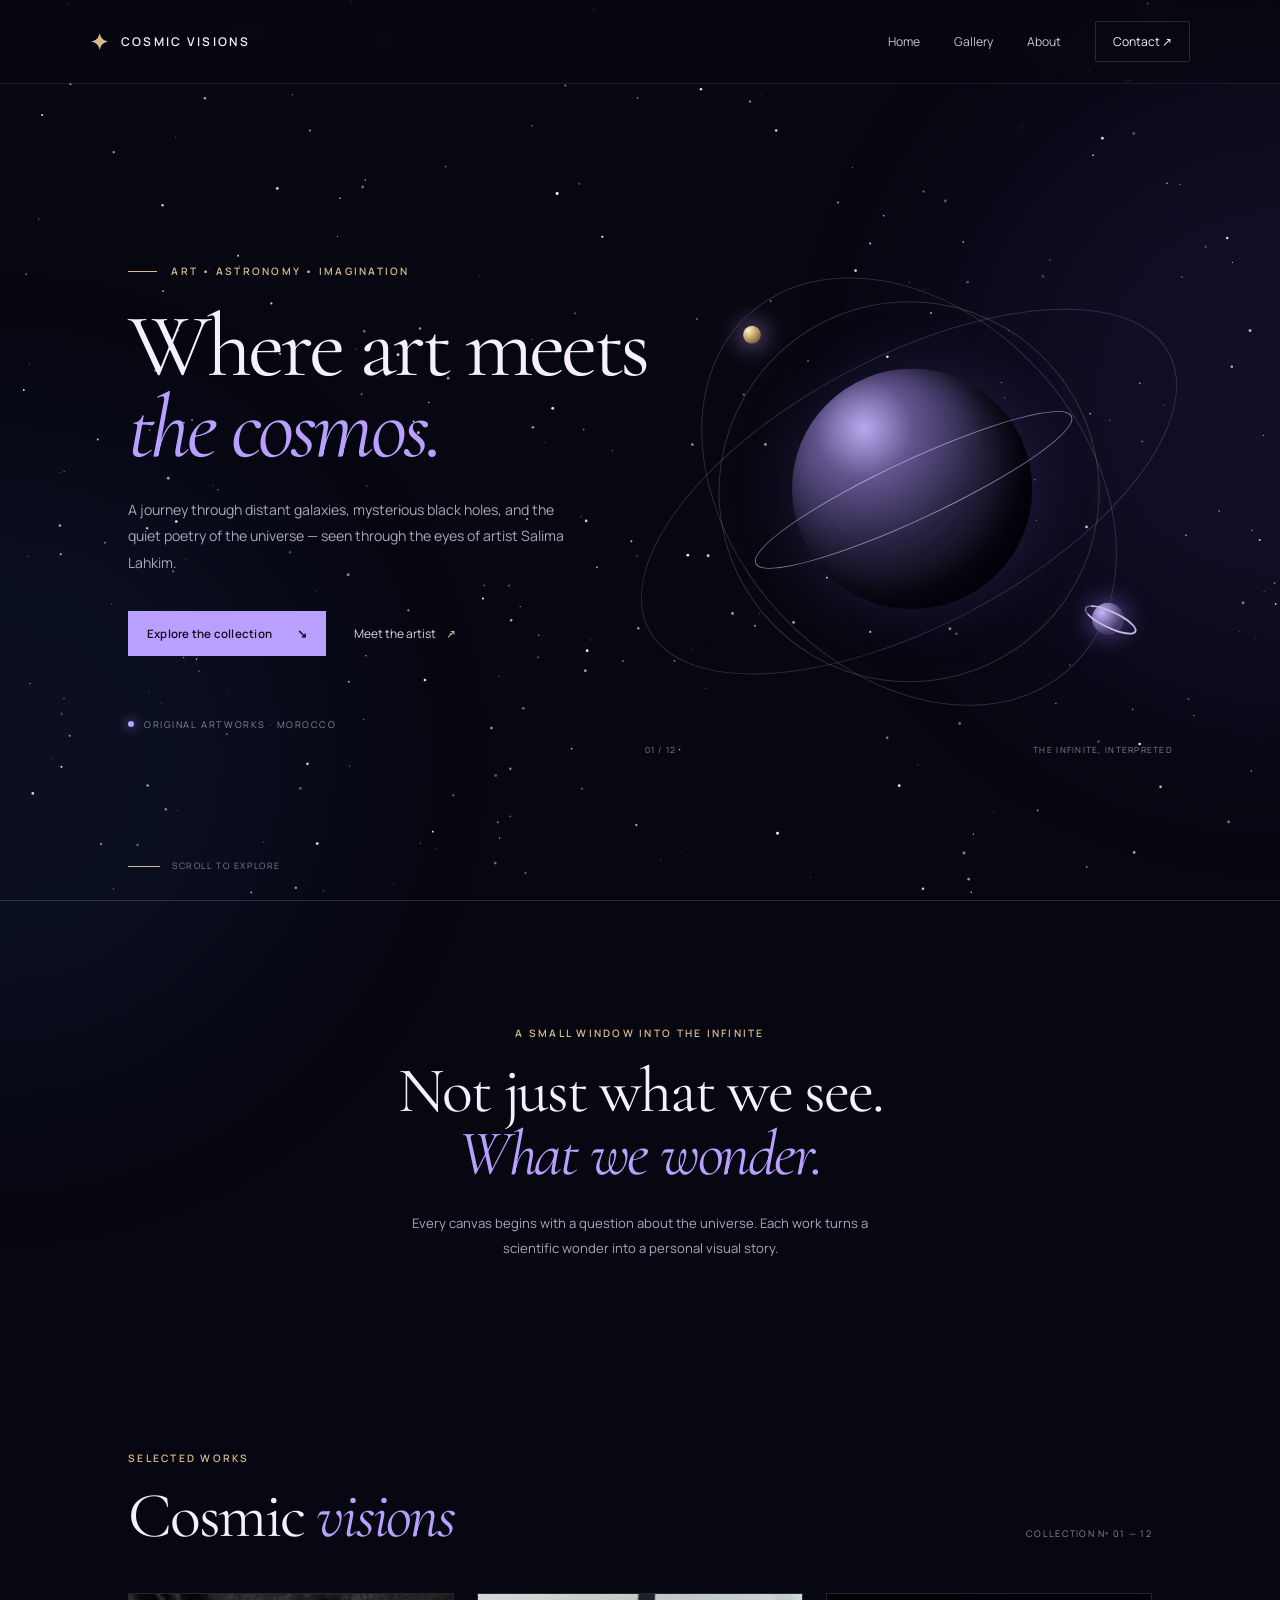
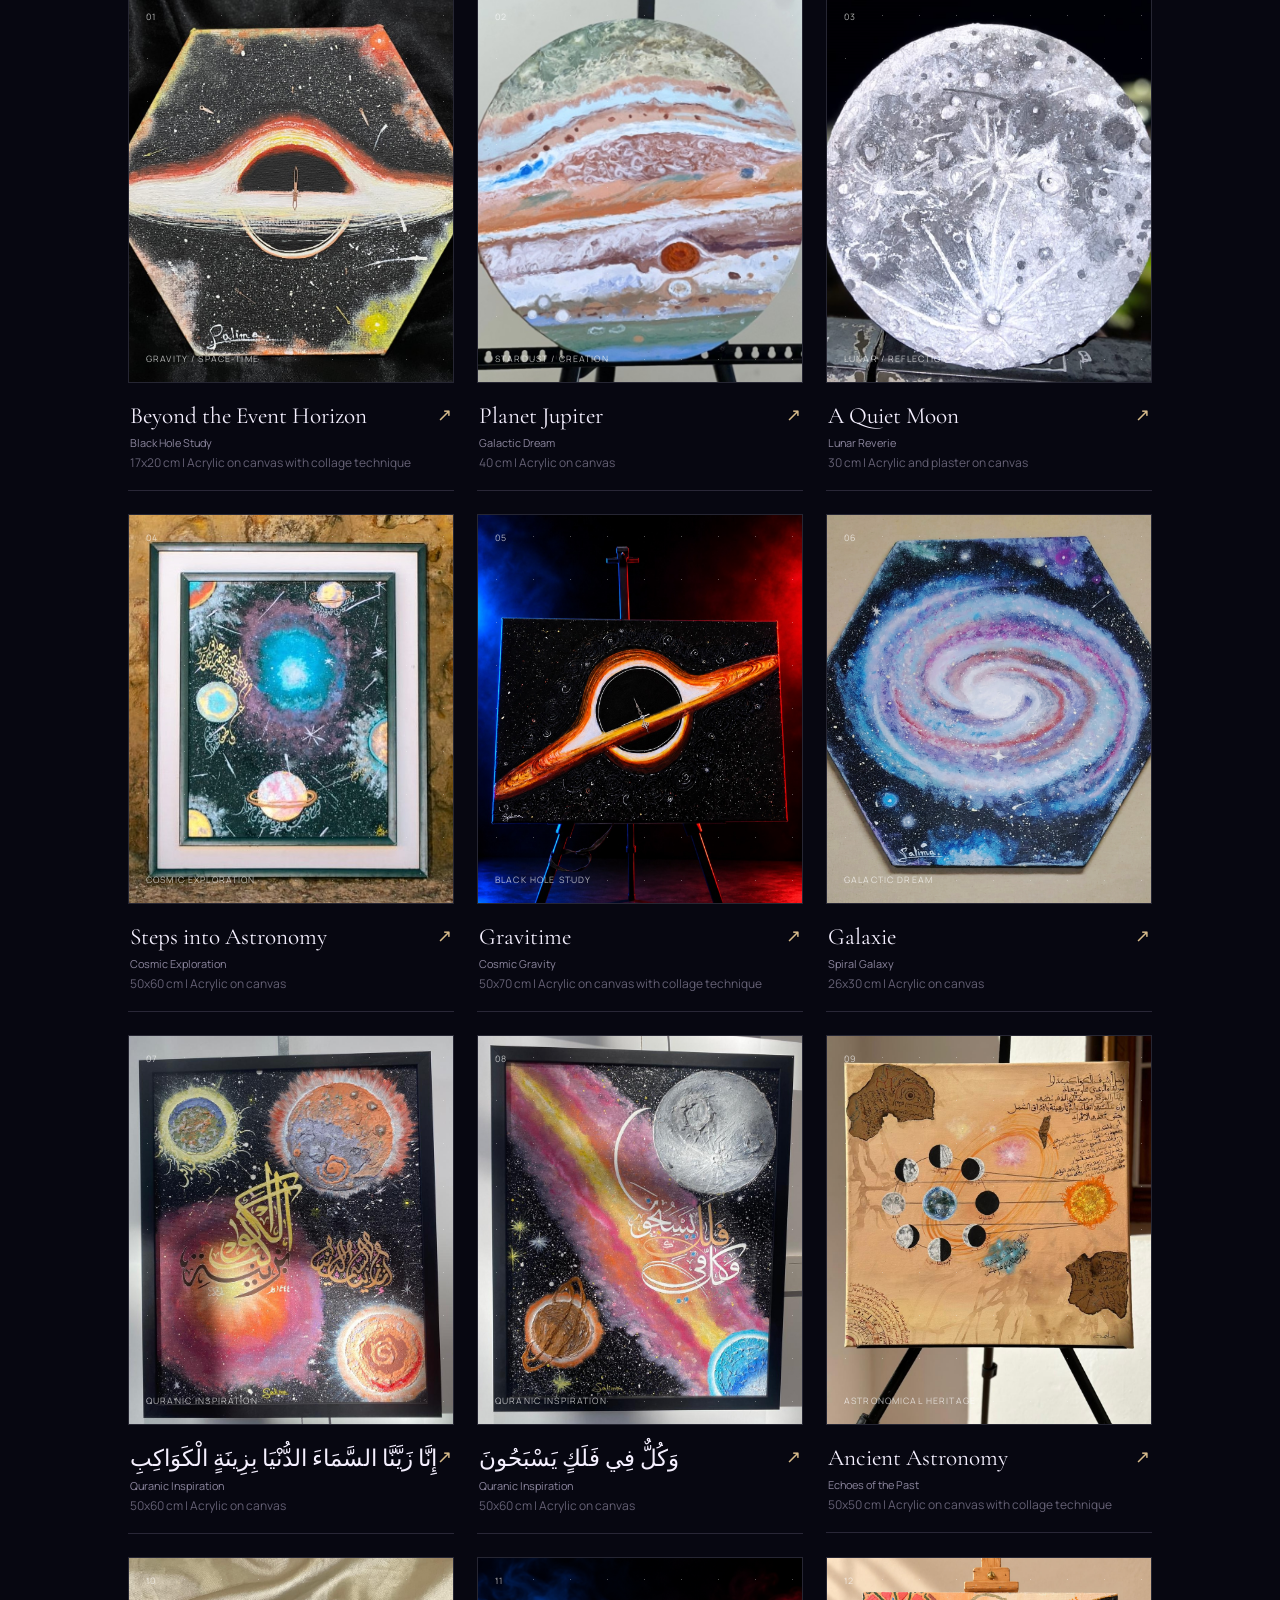
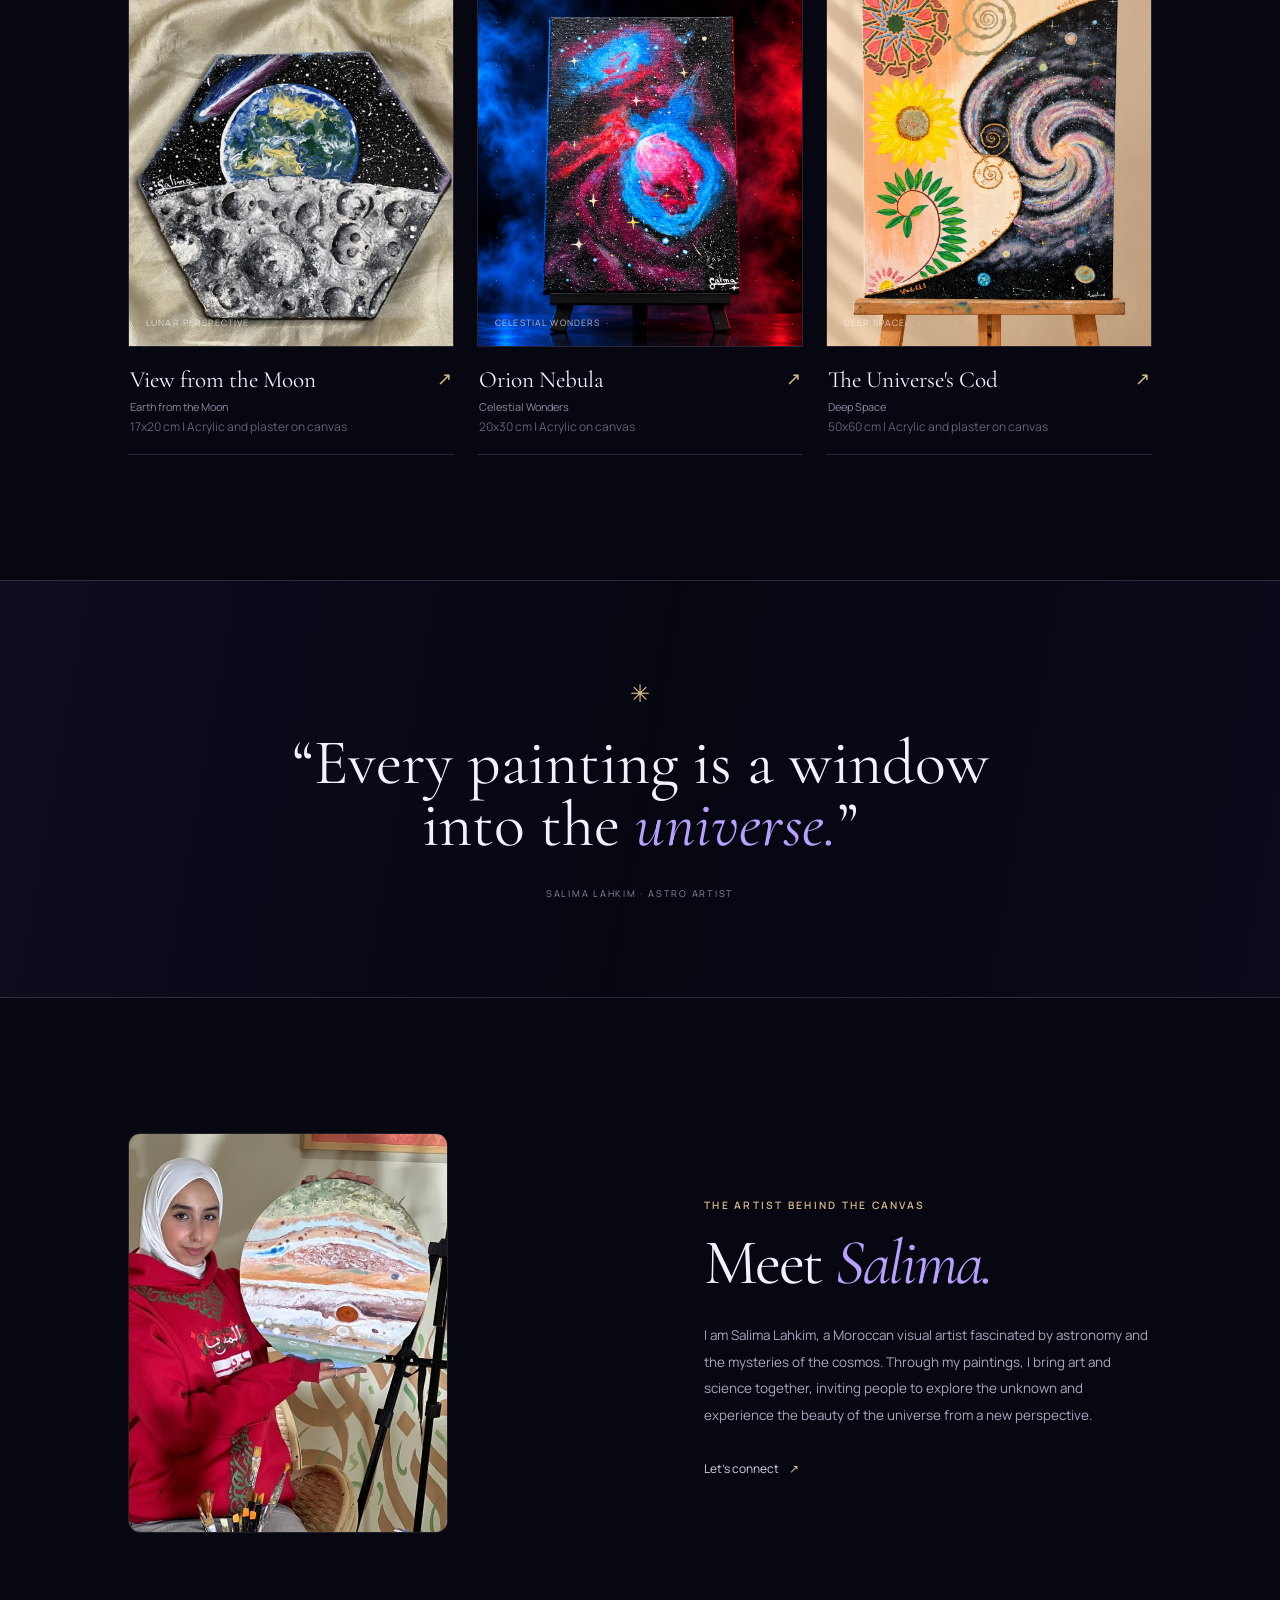
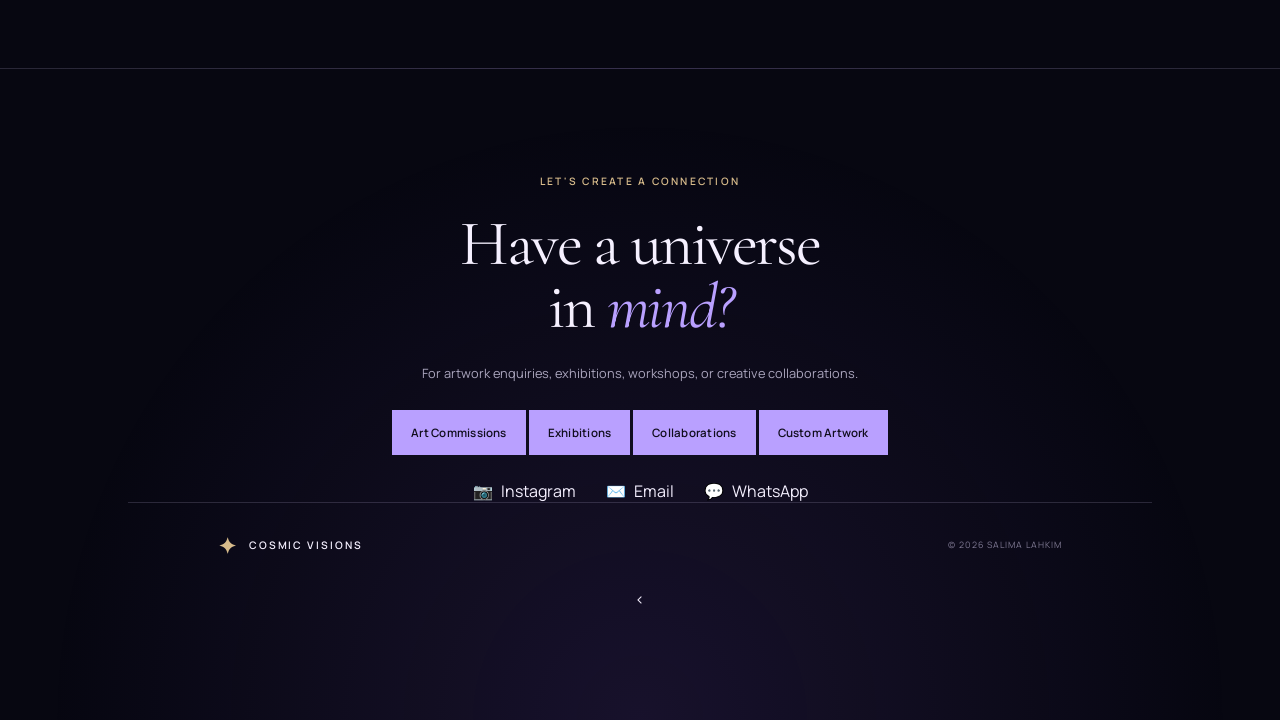
<file: index.html>
<!DOCTYPE html>
<html lang="en">
<head>
  <meta charset="UTF-8" />
  <meta name="viewport" content="width=device-width, initial-scale=1.0" />
  <meta name="theme-color" content="#070711" />
  <title>Cosmic Visions | Salima Lahkim</title>
  <link rel="preconnect" href="https://fonts.googleapis.com">
  <link rel="preconnect" href="https://fonts.gstatic.com" crossorigin>
  <link href="https://fonts.googleapis.com/css2?family=Cormorant+Garamond:wght@400;500;600;700&family=Manrope:wght@300;400;500;600&display=swap" rel="stylesheet">
  <meta name="google-site-verification" content="MGXlaiL9oyHA6fu4G9jSm0CgLMf-RiN75foyEgmZivc" />
  <link rel="stylesheet" href="style.css" />
</head>
<body>
  <canvas id="stars" aria-hidden="true"></canvas>
  <div class="nebula nebula-one"></div>
  <div class="nebula nebula-two"></div>

  <header class="site-header">
    <a class="brand" href="#home"><span class="brand-mark">✦</span> COSMIC VISIONS</a>
    <button class="menu-toggle" id="menuToggle" aria-label="Open menu">☰</button>
    <nav id="nav">
      <a href="#home">Home</a>
      <a href="#gallery">Gallery</a>
      <a href="#about">About</a>
      <a href="#contact" class="nav-contact">Contact ↗</a>
    </nav>
  </header>

  <main>
    <section class="hero" id="home">
      <div class="hero-copy reveal">
        <p class="eyebrow"><span class="eyebrow-line"></span> ART • ASTRONOMY • IMAGINATION</p>
        <h1>Where art meets<br><em>the cosmos.</em></h1>
        <p class="hero-text">A journey through distant galaxies, mysterious black holes, and the quiet poetry of the universe — seen through the eyes of artist Salima Lahkim.</p>
        <div class="hero-actions">
          <a class="button button-primary" href="#gallery">Explore the collection <span>↘</span></a>
          <a class="text-link" href="#about">Meet the artist <span>↗</span></a>
        </div>
        <div class="hero-note"><span class="pulse-dot"></span> ORIGINAL ARTWORKS · MOROCCO</div>
      </div>

      <div class="cosmos-art" aria-label="Animated planets and orbit illustration">
        <div class="orbit orbit-outer"></div>
        <div class="orbit orbit-middle"></div>
        <div class="orbit orbit-inner"></div>
        <div class="planet planet-large"></div>
        <div class="planet planet-small"></div>
        <div class="planet planet-ring"></div>
        <div class="shooting-star"></div>
        <div class="art-caption"><span>01 / 12</span><span>THE INFINITE, INTERPRETED</span></div>
      </div>
      <div class="scroll-cue"><span></span> SCROLL TO EXPLORE</div>
    </section>

    <section class="intro section-wrap reveal">
      <p class="eyebrow">A SMALL WINDOW INTO THE INFINITE</p>
      <h2>Not just what we see.<br><em>What we wonder.</em></h2>
      <p class="intro-text">Every canvas begins with a question about the universe. Each work turns a scientific wonder into a personal visual story.</p>
    </section>

    <section class="gallery section-wrap" id="gallery">
      <div class="section-heading reveal">
        <div><p class="eyebrow">SELECTED WORKS</p><h2>Cosmic <em>visions</em></h2></div>
        <span class="section-count">COLLECTION Nº 01 — 12</span>
      </div>
      <div class="art-grid">
        
        <article class="art-card reveal">
          <div class="art-image" style="background: #11101f;">
            <img src="ART1.jpeg" alt="Artwork 1" style="width: 100%; height: 100%; object-fit: cover;">
            <span class="art-index">01</span><span class="art-type">GRAVITY / SPACE-TIME</span>
          </div>
          <div class="art-meta">
                <div>
                  <h3>Beyond the Event Horizon</h3>
                  <p>Black Hole Study</p>
                  <p style="font-size: 12px; opacity: 0.7; margin-top: 4px;">17x20 cm | Acrylic on canvas with collage technique</p>
                </div>
                <span class="arrow">↗</span>
              </div>
        </article>

        <article class="art-card reveal">
          <div class="art-image" style="background: #11101f;">
            <img src="JUPITER.jpeg" alt="Planet Jupiter" style="width: 100%; height: 100%; object-fit: cover;">
            <span class="art-index">02</span><span class="art-type">STARDUST / CREATION</span>
          </div>
          <div class="art-meta">
                <div>
                  <h3>Planet Jupiter</h3>
                  <p>Galactic Dream</p>
                  <p style="font-size: 12px; opacity: 0.7; margin-top: 4px;">40 cm | Acrylic on canvas</p>
                </div>
                <span class="arrow">↗</span>
              </div>
        </article>

        <article class="art-card reveal">
          <div class="art-image" style="background: #11101f;">
            <img src="MOON.jpeg" alt="A Quiet Moon" style="width: 100%; height: 100%; object-fit: cover;">
            <span class="art-index">03</span><span class="art-type">LUNAR / REFLECTION</span>
          </div>
          <div class="art-meta">
                <div>
                  <h3>A Quiet Moon</h3>
                  <p>Lunar Reverie</p>
                  <p style="font-size: 12px; opacity: 0.7; margin-top: 4px;">30 cm | Acrylic and plaster on canvas</p>
                </div>
                <span class="arrow">↗</span>
              </div>
        </article>
      
<!-- ARTWORK 04 -->
<article class="art-card reveal">
  <div class="art-image" style="background: #11101f;">
    <img src="Steps_into_Astronomy.jpeg" alt="Steps into Astronomy" style="width:100%; height:100%; object-fit:cover;">
    <span class="art-index">04</span>
    <span class="art-type">COSMIC EXPLORATION</span>
  </div>
  
  <div class="art-meta">
                <div>
                  <h3>Steps into Astronomy</h3>
                  <p>Cosmic Exploration</p>
                  <p style="font-size: 12px; opacity: 0.7; margin-top: 4px;">50x60 cm | Acrylic on canvas</p>
                </div>
                <span class="arrow">↗</span>
              </div>
</article>

<!-- ARTWORK 05 -->
<article class="art-card reveal">
  <div class="art-image" style="background: #11101f;">
    <img src="Gravitime.jpeg" alt="Gravitime" style="width:100%; height:100%; object-fit:cover;">
    <span class="art-index">05</span>
    <span class="art-type">BLACK HOLE STUDY</span>
  </div>
  <div class="art-meta">
                <div>
                  <h3>Gravitime</h3>
                  <p>Cosmic Gravity</p>
                  <p style="font-size: 12px; opacity: 0.7; margin-top: 4px;">50x70 cm | Acrylic on canvas with collage technique</p>
                </div>
                <span class="arrow">↗</span>
              </div>
</article>

<!-- ARTWORK 06 -->
<article class="art-card reveal">
  <div class="art-image" style="background: #11101f;">
    <img src="Galaxie.jpeg" alt="Galaxie" style="width:100%; height:100%; object-fit:cover;">
    <span class="art-index">06</span>
    <span class="art-type">GALACTIC DREAM</span>
  </div>
  <div class="art-meta">
                <div>
                  <h3>Galaxie</h3>
                  <p>Spiral Galaxy</p>
                  <p style="font-size: 12px; opacity: 0.7; margin-top: 4px;">26x30 cm | Acrylic on canvas</p>
                </div>
                <span class="arrow">↗</span>
              </div>
</article>

<!-- ARTWORK 07 -->
<article class="art-card reveal">
  <div class="art-image" style="background: #11101f;">
    <img src="Verse_Kawakib.jpeg" alt="لوحة إنا زينا السماء الدنيا بزينة الكواكب" style="width:100%; height:100%; object-fit:cover;">
    <span class="art-index">07</span>
    <span class="art-type">QURANIC INSPIRATION</span>
  </div>
  <div class="art-meta">
                <div>
                  <h3 lang="ar" dir="rtl">إِنَّا زَيَّنَّا السَّمَاءَ الدُّنْيَا بِزِينَةٍ الْكَوَاكِبِ</h3>
                  <p>Quranic Inspiration</p>
                  <p style="font-size: 12px; opacity: 0.7; margin-top: 4px;">50x60 cm | Acrylic on canvas</p>
                </div>
                <span class="arrow">↗</span>
              </div>
</article>

<!-- ARTWORK 08 -->
<article class="art-card reveal">
  <div class="art-image" style="background: #11101f;">
    <img src="Verse_Yasbahun.jpeg" alt="لوحة وكل في فلك يسبحون" style="width:100%; height:100%; object-fit:cover;">
    <span class="art-index">08</span>
    <span class="art-type">QURANIC INSPIRATION</span>
  </div>
  <div class="art-meta">
                <div>
                  <h3 lang="ar" dir="rtl">وَكُلٌّ فِي فَلَكٍ يَسْبَحُونَ</h3>
                  <p>Quranic Inspiration</p>
                  <p style="font-size: 12px; opacity: 0.7; margin-top: 4px;">50x60 cm | Acrylic on canvas</p>
                </div>
                <span class="arrow">↗</span>
              </div>
</article>

<!-- ARTWORK 09 -->
<article class="art-card reveal">
  <div class="art-image" style="background: #11101f;">
    <img src="Ancient_Astronomy.jpeg" alt="Ancient Astronomy" style="width:100%; height:100%; object-fit:cover;">
    <span class="art-index">09</span>
    <span class="art-type">ASTRONOMICAL HERITAGE</span>
  </div>
  <div class="art-meta">
                <div>
                  <h3>Ancient Astronomy</h3>
                  <p>Echoes of the Past</p>
                  <p style="font-size: 12px; opacity: 0.7; margin-top: 4px;">50x50 cm | Acrylic on canvas with collage technique</p>
                </div>
                <span class="arrow">↗</span>
              </div>
</article>

<!-- ARTWORK 10 -->
<article class="art-card reveal">
  <div class="art-image" style="background: #11101f;">
    <img src="View_from_the_Moon.jpeg" alt="View from the Moon" style="width:100%; height:100%; object-fit:cover;">
    <span class="art-index">10</span>
    <span class="art-type">LUNAR PERSPECTIVE</span>
  </div>
  <div class="art-meta">
                <div>
                  <h3>View from the Moon</h3>
                  <p>Earth from the Moon</p>
                  <p style="font-size: 12px; opacity: 0.7; margin-top: 4px;">17x20 cm | Acrylic and plaster on canvas</p>
                </div>
                <span class="arrow">↗</span>
              </div>
</article>

<!-- ARTWORK 11  -->
<article class="art-card reveal">
      <div class="art-image" style="background: #1101f;">
        <img src="Orion_Nebula.jpeg" alt="Orion Nebula" style="width:100%; height:100%; object-fit: cover;">
        <span class="art-index">11</span>
        <span class="art-type">CELESTIAL WONDERS</span>
      </div>
      <div class="art-meta">
                <div>
                  <h3>Orion Nebula</h3>
                  <p>Celestial Wonders</p>
                  <p style="font-size: 12px; opacity: 0.7; margin-top: 4px;">20x30 cm | Acrylic on canvas</p>
                </div>
                <span class="arrow">↗</span>
              </div>
    </article>

    <article class="art-card reveal">
      <div class="art-image" style="background: #1101f;">
        <img src="The Universe's_Cod.jpeg" alt="The Universe's Cod" style="width:100%; height:100%; object-fit: cover;">
        <span class="art-index">12</span>
        <span class="art-type">DEEP SPACE</span>
      </div>
      <div class="art-meta">
                <div>
                  <h3>The Universe's Cod</h3>
                  <p>Deep Space</p>
                  <p style="font-size: 12px; opacity: 0.7; margin-top: 4px;">50x60 cm | Acrylic and plaster on canvas</p>
                </div>
                <span class="arrow">↗</span>
              </div>
    </article>
    </section>
    <section class="quote-band reveal">
      <span class="quote-star">✳</span>
      <p>“Every painting is a window<br>into the <em>universe.</em>”</p>
      <span class="quote-credit">SALIMA LAHKIM · ASTRO ARTIST</span>
    </section>

    <section class="about section-wrap" id="about">
      <div class="about-image-wrap reveal" style="width: 100%; max-width: 320px; height: 400px; border-radius: 12px; overflow: hidden; border: 1px solid rgba(255,255,255,0.1);">
        <img src="salima.jpeg" alt="Salima Lahkim" style="width: 100%; height: 100%; object-fit: cover;">
      </div>
      <div class="about-copy reveal">
        <p class="eyebrow">THE ARTIST BEHIND THE CANVAS</p>
        <h2>Meet <em>Salima.</em></h2>
        <p>I am Salima Lahkim, a Moroccan visual artist fascinated by astronomy and the mysteries of the cosmos. Through my paintings, I bring art and science together, inviting people to explore the unknown and experience the beauty of the universe from a new perspective.</p>
        <a class="text-link" href="#contact">Let's connect <span>↗</span></a>
      </div>
    </section>
<section class="contact section-wrap reveal" id="contact">
      <p class="eyebrow">LET'S CREATE A CONNECTION</p>
      
      <h2>
        Have a universe<br>
        in <em>mind?</em>
      </h2>
      
      <p>
        For artwork enquiries, exhibitions, workshops, 
        or creative collaborations.
      </p>

      <div class="contact-services">
        <a class="button button-primary" href="mailto:salimalhkim449@gmail.com?subject=Art%20Commission">
          Art Commissions
        </a>
        <a class="button button-primary" href="mailto:salimalhkim449@gmail.com?subject=Exhibition%20Enquiry">
          Exhibitions
        </a>
        <a class="button button-primary" href="mailto:salimalhkim449@gmail.com?subject=Collaboration">
          Collaborations
        </a>
        <a class="button button-primary" href="mailto:salimalhkim449@gmail.com?subject=Custom%20Artwork">
          Custom Artwork
        </a>
      </div>

      <div class="contact-social" style="margin-top: 25px; display: flex; gap: 30px; justify-content: center; align-items: center; flex-wrap: wrap;">
        <a href="https://www.instagram.com/salima.artiste_/" target="_blank" rel="noopener" style="display: flex; align-items: center; gap: 8px;">
          <span>📷</span> Instagram
        </a>
        <a href="mailto:salimalhkim449@gmail.com" style="display: flex; align-items: center; gap: 8px;">
          <span>✉️</span> Email
        </a>
        <a href="https://wa.me/212713775061" target="_blank" rel="noopener" style="display: flex; align-items: center; gap: 8px;">
          <span>💬</span> WhatsApp
        </a>
      </div>

  <footer>
    <a class="brand" href="#home"><span class="brand-mark">✦</span> COSMIC VISIONS</a>
    <span>© 2026 SALIMA LAHKIM</span>
  </footer>

  <script src="script.js"></script>
</body>
</html>
   
<
</file>
<file: style.css>
:root {
  --bg: #070711; --panel: #10101d; --text: #f5f0ff; --muted: #aaa5bd;
  --purple: #b9a0ff; --gold: #d7bb8b; --line: rgba(222,211,255,.16);
}
* { box-sizing: border-box; }
html { scroll-behavior: smooth; }
body { margin: 0; color: var(--text); background: var(--bg); font-family: "Manrope", sans-serif; overflow-x: hidden; }
a { color: inherit; text-decoration: none; }
#stars { position: fixed; inset: 0; width: 100%; height: 100%; pointer-events: none; z-index: -2; }
.nebula { position: fixed; width: 50vw; height: 50vw; border-radius: 50%; filter: blur(100px); opacity: .12; pointer-events: none; z-index: -1; }
.nebula-one { background: #6241bb; top: 8%; right: -25%; }
.nebula-two { background: #294f91; bottom: -20%; left: -25%; }
.site-header { height: 84px; padding: 0 7vw; display: flex; align-items: center; justify-content: space-between; border-bottom: 1px solid rgba(255,255,255,.08); position: relative; z-index: 5; background: rgba(7,7,17,.58); backdrop-filter: blur(14px); }
.brand { font-size: .75rem; letter-spacing: .19em; font-weight: 600; display: flex; align-items: center; gap: 11px; }
.brand-mark { color: var(--gold); font-size: 1.35rem; }
nav { display: flex; gap: 34px; align-items: center; font-size: .76rem; color: #c9c4d8; }
nav a { transition: color .2s; } nav a:hover, .text-link:hover { color: var(--gold); }
.nav-contact { border: 1px solid var(--line); padding: 11px 17px; border-radius: 2px; color: var(--text); }
.menu-toggle { display: none; color: white; background: transparent; border: 0; font-size: 1.4rem; }
.hero { min-height: 690px; height: calc(100vh - 84px); max-height: 900px; position: relative; display: flex; align-items: center; padding: 0 10vw; overflow: hidden; }
.hero-copy { max-width: 590px; position: relative; z-index: 2; }
.eyebrow { color: var(--gold); font-size: .64rem; letter-spacing: .22em; font-weight: 600; }
.eyebrow-line { display: inline-block; width: 29px; height: 1px; background: var(--gold); vertical-align: middle; margin-right: 10px; }
h1, h2, h3, .quote-band p { font-family: "Cormorant Garamond", serif; font-weight: 400; }
h1 { font-size: clamp(3.7rem, 7vw, 6.8rem); line-height: .91; letter-spacing: -.045em; margin: 28px 0; }
h1 em, h2 em, .quote-band em { color: var(--purple); font-weight: 400; }
.hero-text { max-width: 460px; color: var(--muted); line-height: 1.9; font-size: .88rem; }
.hero-actions { display: flex; gap: 28px; align-items: center; margin-top: 34px; flex-wrap: wrap; }
.button { display: inline-flex; gap: 25px; align-items: center; padding: 15px 19px; font-size: .72rem; letter-spacing: .02em; transition: transform .2s, background .2s; }
.button:hover { transform: translateY(-3px); }
.button-primary { background: var(--purple); color: #100d1d; font-weight: 600; }
.button-primary:hover { background: #d0c0ff; }
.text-link { font-size: .75rem; color: #d7d1e5; transition: color .2s; }
.text-link span { color: var(--gold); margin-left: 8px; }
.hero-note { margin-top: 62px; color: #8c879e; font-size: .58rem; letter-spacing: .17em; display: flex; align-items: center; gap: 10px; }
.pulse-dot { width: 6px; height: 6px; border-radius: 50%; background: #b7a0ff; box-shadow: 0 0 12px #b7a0ff; }
.cosmos-art { position: absolute; right: 5%; top: 50%; width: min(48vw, 620px); aspect-ratio: 1; transform: translateY(-50%); }
.orbit { position: absolute; border: 1px solid rgba(205,190,255,.19); border-radius: 50%; left: 50%; top: 50%; transform: translate(-50%,-50%) rotate(-28deg); }
.orbit-outer { width: 96%; height: 44%; animation: orbitSpin 42s linear infinite; }
.orbit-middle { width: 78%; height: 58%; transform: translate(-50%,-50%) rotate(48deg); animation: orbitSpin 55s linear infinite reverse; }
.orbit-inner { width: 62%; height: 62%; border-color: rgba(215,187,139,.22); transform: translate(-50%,-50%) rotate(-60deg); }
.planet { position: absolute; border-radius: 50%; }
.planet-large { width: 39%; aspect-ratio: 1; top: 30%; left: 31%; background: radial-gradient(circle at 30% 25%, #b9a8ee 0, #63548e 20%, #25223f 48%, #090913 73%); box-shadow: inset -20px -12px 35px #020208, 0 0 65px rgba(140,111,226,.18); animation: float 7s ease-in-out infinite; }
.planet-large:after { content: ""; position: absolute; width: 145%; height: 24%; border: 1px solid rgba(220,205,255,.55); border-radius: 50%; left: -22%; top: 38%; transform: rotate(-25deg); }
.planet-small { width: 18px; height: 18px; background: radial-gradient(circle at 30% 25%, #fff2c9, #b08b57 55%, #33263b); top: 23%; left: 23%; box-shadow: 0 0 25px #c9a6ff; animation: float 5s ease-in-out infinite reverse; }
.planet-ring { width: 32px; height: 32px; top: 68%; right: 15%; background: radial-gradient(circle at 30% 30%, #c6b5fa, #433a68 65%); box-shadow: 0 0 26px #6553a5; }
.planet-ring:after { content: ""; position: absolute; width: 165%; height: 45%; left: -32%; top: 27%; border: 2px solid #c9b6e8; border-left-color: #6d5a9c; border-radius: 50%; transform: rotate(25deg); }
.shooting-star { position: absolute; top: 18%; right: 18%; width: 85px; height: 1px; background: linear-gradient(90deg, transparent, #e8dcff); transform: rotate(-35deg); animation: shoot 6s ease-in-out infinite; opacity: 0; }
.art-caption { position: absolute; bottom: 7%; left: 7%; right: 7%; display: flex; justify-content: space-between; color: #858099; font-size: .53rem; letter-spacing: .15em; }
.scroll-cue { position: absolute; bottom: 28px; left: 10vw; color: #817b96; font-size: .55rem; letter-spacing: .18em; display: flex; align-items: center; gap: 12px; }
.scroll-cue span { width: 32px; height: 1px; background: var(--gold); }
.section-wrap { padding-left: 10vw; padding-right: 10vw; }
.intro { padding-top: 115px; padding-bottom: 120px; text-align: center; border-top: 1px solid var(--line); }
h2 { font-size: clamp(2.8rem, 5vw, 4.8rem); letter-spacing: -.035em; line-height: .98; margin: 20px 0; }
.intro-text { max-width: 490px; margin: 25px auto 0; color: var(--muted); line-height: 1.9; font-size: .82rem; }
.gallery { padding-top: 60px; padding-bottom: 125px; }
.section-heading { display: flex; align-items: end; justify-content: space-between; margin-bottom: 45px; }
.section-heading h2 { margin-bottom: 0; }
.section-count { font-size: .57rem; color: #8c879e; letter-spacing: .14em; padding-bottom: 8px; }
.art-grid { display: grid; grid-template-columns: repeat(3, minmax(0, 1fr)); gap: 23px; }
.art-card { min-width: 0; }
.art-image { height: 390px; position: relative; overflow: hidden; background: #11101f; border: 1px solid rgba(255,255,255,.09); }
.art-image:before { content: ""; position: absolute; inset: 0; background-image: radial-gradient(#fff 0.7px, transparent .8px); background-size: 37px 43px; opacity: .32; }
.art-index, .art-type { position: absolute; z-index: 2; color: rgba(255,255,255,.68); font-size: .55rem; letter-spacing: .13em; }
.art-index { top: 17px; left: 17px; } .art-type { bottom: 17px; left: 17px; }
.blackhole { background: radial-gradient(ellipse at 48% 48%, #171027 0%, #0a0917 45%, #19132c 72%, #070711 100%); }
.blackhole-glow { position: absolute; width: 74%; height: 27%; border-radius: 50%; left: 12%; top: 38%; background: linear-gradient(90deg, #4e2c8c, #e2b8ff, #a65bdf, #e6bd82, #4a2c7b); filter: blur(5px); transform: rotate(-25deg); box-shadow: 0 0 30px #a75eff; }
.blackhole-core { position: absolute; width: 33%; aspect-ratio: 1; border-radius: 50%; left: 34%; top: 31%; background: radial-gradient(circle, #020207 55%, #0b0713 68%, transparent 72%); box-shadow: 0 0 30px #090611; }
.galaxy { background: radial-gradient(ellipse at center, #3a2a67, #111124 48%, #070711 85%); }
.galaxy-core { position: absolute; width: 18%; aspect-ratio: 1; border-radius: 50%; left: 41%; top: 42%; background: #fff0d5; box-shadow: 0 0 22px 10px #d4aaff, 0 0 65px 30px #744ac1; }
.galaxy-arm { position: absolute; width: 85%; height: 33%; border: 15px solid transparent; border-top-color: rgba(194,158,255,.65); border-radius: 50%; left: 8%; top: 33%; transform: rotate(-35deg); filter: blur(5px); }
.arm-two { transform: rotate(40deg); border-top-color: rgba(236,190,147,.4); width: 72%; left: 15%; top: 39%; }
.moon { background: radial-gradient(ellipse at 70% 20%, #2c264a, #11101e 45%, #070711); }
.moon-disc { position: absolute; width: 58%; aspect-ratio: 1; border-radius: 50%; top: 20%; left: 21%; background: radial-gradient(circle at 30% 28%, #eee9ff, #aaa3c8 48%, #56516f 75%, #29263d); box-shadow: inset -20px -12px 30px #171323, 0 0 45px rgba(188,167,255,.18); }
.moon-disc:after { content: ""; position: absolute; width: 15%; height: 10%; border-radius: 50%; background: #77718e; top: 30%; left: 24%; box-shadow: 38px 40px 0 -4px #716b88, 64px -8px 0 -6px #8c85a3, 15px 70px 0 -5px #817a9a; opacity: .7; }
.art-meta { display: flex; justify-content: space-between; align-items: start; padding: 19px 2px; border-bottom: 1px solid var(--line); }
.art-meta h3 { margin: 0 0 5px; font-size: 1.45rem; }
.art-meta p { margin: 0; color: #8d879f; font-size: .68rem; }
.arrow { color: var(--gold); font-size: 1.1rem; }
.gallery-note { color: #77718b; font-size: .65rem; margin-top: 25px; }
.quote-band { padding: 95px 20px; text-align: center; border-top: 1px solid var(--line); border-bottom: 1px solid var(--line); background: linear-gradient(100deg, rgba(58,39,96,.18), rgba(8,8,19,.15), rgba(43,37,83,.15)); }
.quote-star { color: var(--gold); font-size: 1.5rem; }
.quote-band p { font-size: clamp(2.7rem, 5vw, 4.5rem); line-height: .98; margin: 23px 0; }
.quote-credit { color: #8e88a2; font-size: .58rem; letter-spacing: .19em; }
.about { padding-top: 135px; padding-bottom: 135px; display: grid; grid-template-columns: 1fr 1fr; align-items: center; gap: 10vw; }
.about-symbol { width: min(100%, 350px); aspect-ratio: 1; border: 1px solid rgba(204,187,255,.23); border-radius: 50%; display: grid; place-items: center; position: relative; margin: auto; background: radial-gradient(circle, rgba(116,83,175,.18), transparent 65%); }
.about-orbit { position: absolute; inset: 13%; border: 1px solid rgba(215,187,139,.4); border-radius: 50%; transform: rotate(-35deg) scaleY(.42); }
.about-orbit:after { content: ""; position: absolute; width: 10px; height: 10px; background: var(--gold); border-radius: 50%; left: 13%; top: 17%; box-shadow: 0 0 18px var(--gold); }
.about-star { color: var(--purple); font-size: 3rem; text-shadow: 0 0 28px #9474ff; }
.about-symbol span { position: absolute; bottom: 17%; font-size: .56rem; letter-spacing: .23em; line-height: 1.8; text-align: center; color: #9d96b4; }
.about-copy p:not(.eyebrow) { color: var(--muted); line-height: 2; font-size: .84rem; margin: 27px 0; }
.contact { text-align: center; padding-top: 95px; padding-bottom: 110px; border-top: 1px solid var(--line); background: radial-gradient(ellipse at center bottom, rgba(93,62,153,.2), transparent 65%); }
.contact h2 { margin: 25px 0; }
.contact > p:not(.eyebrow) { color: var(--muted); font-size: .8rem; margin-bottom: 28px; }
footer { border-top: 1px solid var(--line); padding: 28px 7vw; display: flex; justify-content: space-between; align-items: center; color: #817b95; font-size: .55rem; letter-spacing: .12em; }
footer .brand { color: var(--text); font-size: .65rem; }
.reveal { opacity: 0; transform: translateY(22px); transition: opacity .8s ease, transform .8s ease; }
.reveal.visible { opacity: 1; transform: translateY(0); }
@keyframes float { 0%,100% { transform: translateY(0); } 50% { transform: translateY(-13px); } }
@keyframes orbitSpin { from { rotate: 0deg; } to { rotate: 360deg; } }
@keyframes shoot { 0%,60%,100% { opacity: 0; transform: translate(0,0) rotate(-35deg); } 65% { opacity: 1; } 78% { opacity: 0; transform: translate(-110px,70px) rotate(-35deg); } }
@media (max-width: 900px) {
  .hero { padding-left: 7vw; padding-right: 7vw; min-height: 750px; align-items: flex-start; padding-top: 100px; }
  .hero-copy { max-width: 560px; }
  .cosmos-art { width: 58vw; right: -9%; top: 60%; opacity: .65; }
  .section-wrap { padding-left: 7vw; padding-right: 7vw; }
  .art-grid { gap: 14px; } .art-image { height: 310px; }
  .about { gap: 5vw; }
}
@media (max-width: 640px) {
  .site-header { height: 70px; padding: 0 6vw; }
  .menu-toggle { display: block; }
  nav { display: none; position: absolute; top: 69px; left: 0; right: 0; padding: 22px 6vw; background: #0d0c1a; border-bottom: 1px solid var(--line); flex-direction: column; align-items: flex-start; gap: 22px; }
  nav.open { display: flex; }
  .hero { height: auto; min-height: 780px; padding: 90px 7vw 80px; align-items: flex-start; }
  h1 { font-size: clamp(3.5rem, 17vw, 5rem); }
  .hero-text { max-width: 370px; }
  .hero-note { margin-top: 38px; }
  .cosmos-art { width: 95vw; right: -22%; top: 74%; opacity: .52; }
  .scroll-cue { left: 7vw; bottom: 24px; }
  .intro { padding-top: 85px; padding-bottom: 85px; }
  .gallery { padding-top: 30px; padding-bottom: 85px; }
  .section-heading { align-items: flex-start; flex-direction: column; gap: 12px; }
  .art-grid { grid-template-columns: 1fr; gap: 28px; }
  .art-image { height: min(110vw, 430px); }
  .art-meta h3 { font-size: 1.55rem; }
  .about { grid-template-columns: 1fr; padding-top: 90px; padding-bottom: 90px; gap: 55px; }
  .about-symbol { width: 75%; }
  .quote-band { padding: 75px 15px; }
  footer { gap: 18px; flex-wrap: wrap; padding: 25px 6vw; }
}
@media (prefers-reduced-motion: reduce) {
  *, *::before, *::after { animation-duration: .01ms !important; animation-iteration-count: 1 !important; scroll-behavior: auto !important; transition-duration: .01ms !important; }
  .reveal { opacity: 1; transform: none; }
}
```[cite: 1]
</file>
